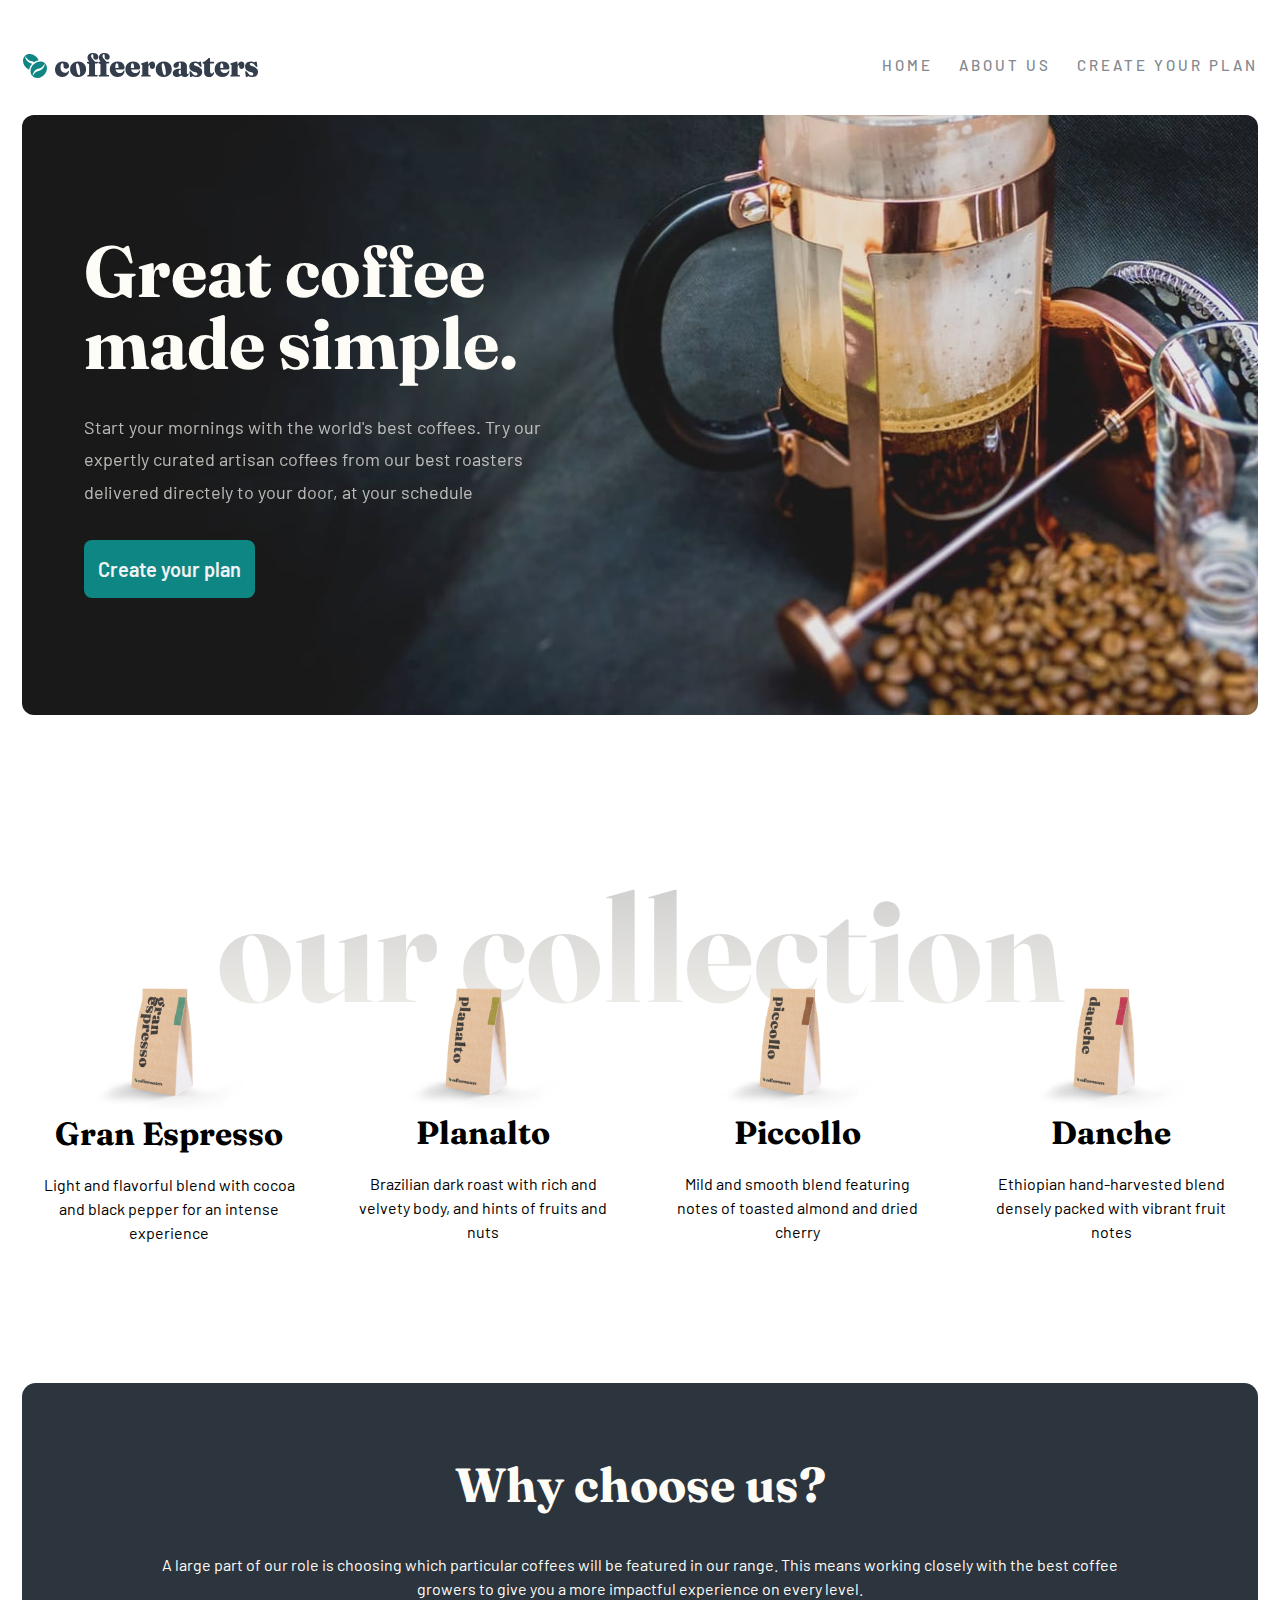
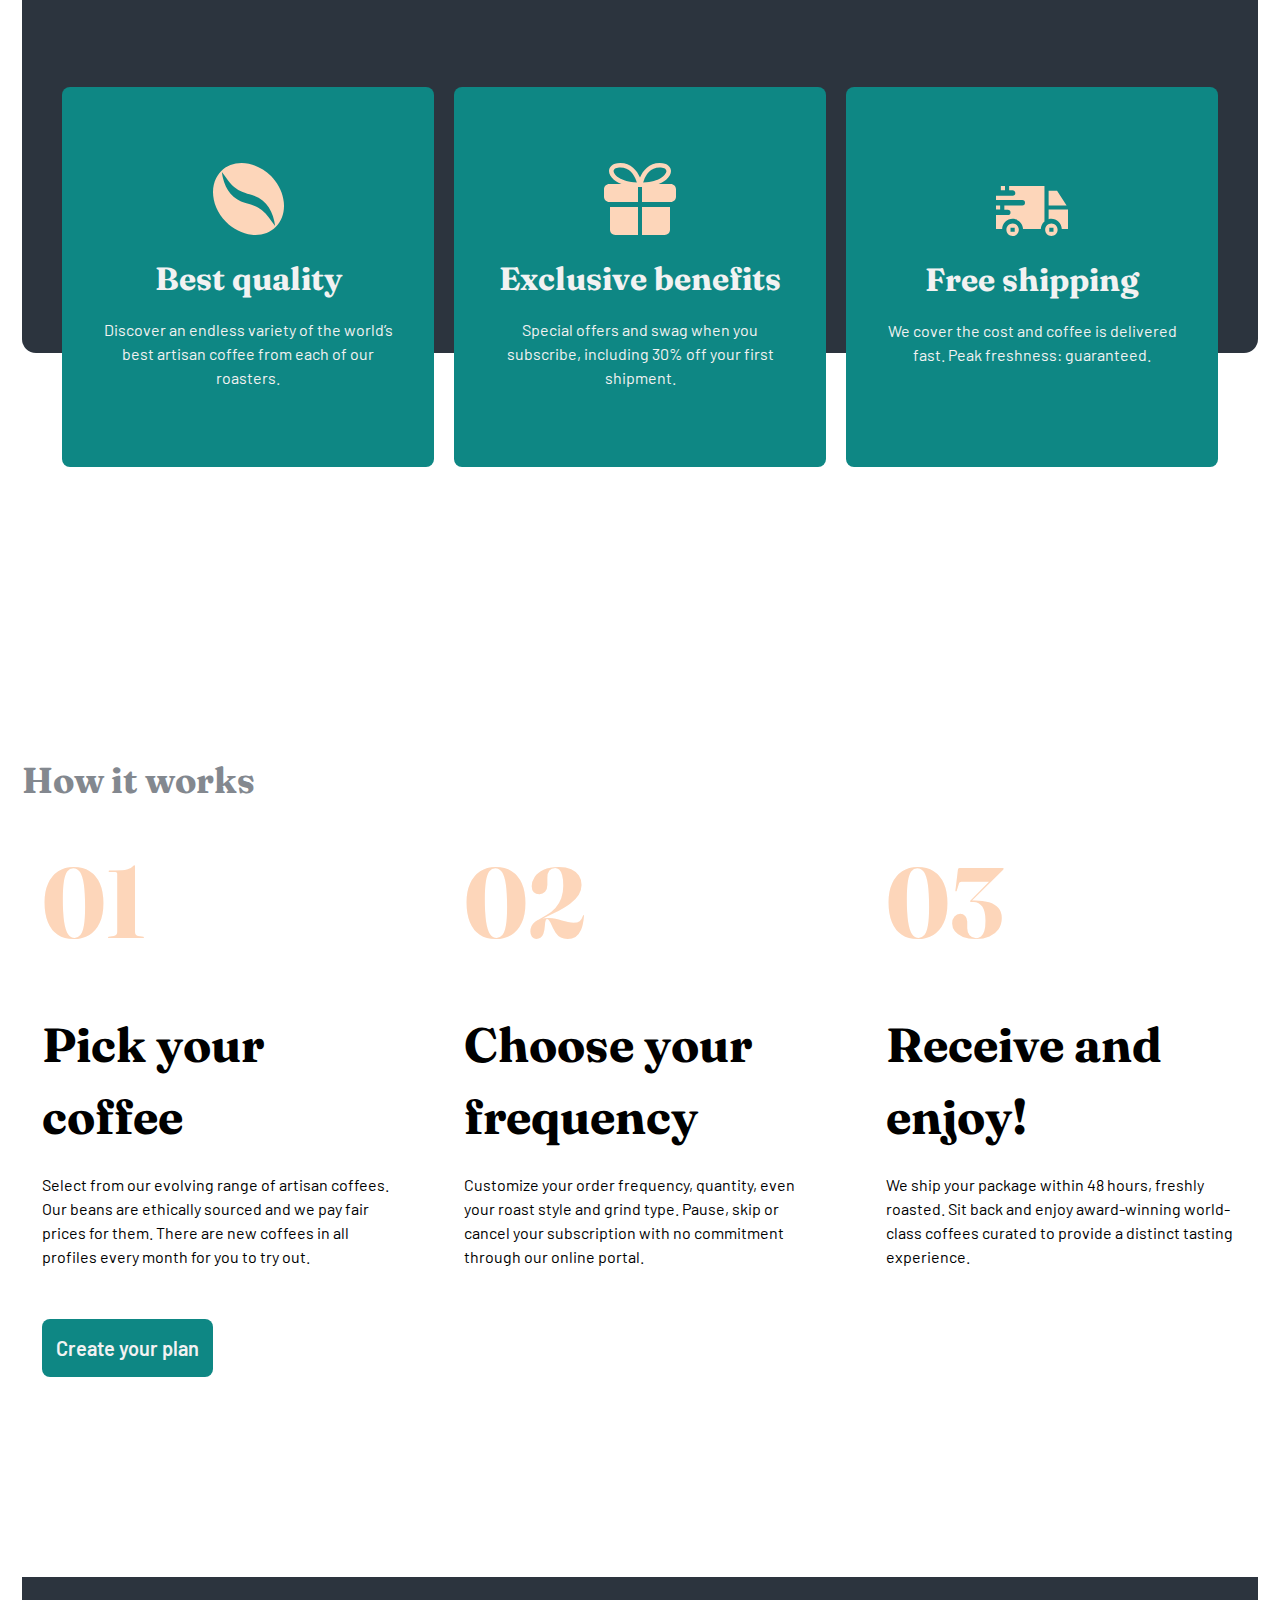
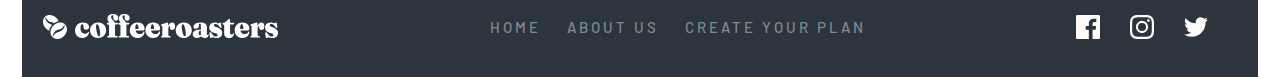
<file: index.html>
<!DOCTYPE html>
<html lang="en">
  <head>
    <meta charset="UTF-8" />
    <meta http-equiv="X-UA-Compatible" content="IE=edge" />
    <meta name="viewport" content="width=device-width, initial-scale=1.0" />
    <link rel="stylesheet" href="style.css" />
    <link rel="stylesheet" href="media-queries.css" />
    <title>coffeeroasters | Home</title>
  </head>
  <body>
    <div class="container">
      <div id="mobile-nav-menu" class="mobile-menu"></div>

      <header class="header">
        <img src="./assets/shared/desktop/logo.svg" alt="" />

        <nav class="main-navigation">
          <ul role="list">
            <li class="list-item">
              <a class="navigation-link" href="#">HOME</a>
            </li>
            <li class="list-item">
              <a class="navigation-link" href="about.html">ABOUT US</a>
            </li>
            <li class="list-item">
              <a class="navigation-link" href="plan.html">CREATE YOUR PLAN</a>
            </li>
          </ul>
        </nav>
        <div class="mobile-nav-links">
          <a class="mobile-link" href="#">Home</a>
          <a class="mobile-link" href="about.html">About Us</a>
          <a class="mobile-link" href="plan.html">Create Your Plan</a>
        </div>

        <div class="mobile-navigation">
          <img
            class="mobile-navigation-button hamburger-button"
            src="./assets/shared/mobile/icon-hamburger.svg"
            alt=""
          />
          <img
            class="mobile-navigation-button close-button"
            src="./assets/shared/mobile/icon-close.svg"
            alt=""
          />
        </div>
      </header>
      <section class="hero-section home-hero">
        <div class="hero-content">
          <div class="hero-heading">
            <h1 class="heading-primary">
              Great coffee <br />
              made simple.
            </h1>
          </div>

          <div class="hero-text">
            <p>
              Start your mornings with the world's best coffees. Try our
              expertly curated artisan coffees from our best roasters delivered
              directely to your door, at your schedule
            </p>
            <button class="create-btn">Create your plan</button>
          </div>
        </div>
      </section>
      <section class="collection-section">
        <h2 class="our-collection-heading">our collection</h2>

        <div class="grid grid-4-col">
          <div class="collection-col">
            <img
              class="collection-img"
              src="./assets/home/desktop/image-gran-espresso.png"
              alt=""
            />
            <div class="col">
              <h4 class="heading-quaternary">Gran Espresso</h4>
              <p class="col-text">
                Light and flavorful blend with cocoa and black pepper for an
                intense experience
              </p>
            </div>
          </div>
          <div class="collection-col">
            <img
              class="collection-img"
              src="./assets/home/desktop/image-planalto.png"
              alt=""
            />
            <div class="col">
              <h4 class="heading-quaternary">Planalto</h4>
              <p class="col-text">
                Brazilian dark roast with rich and velvety body, and hints of
                fruits and nuts
              </p>
            </div>
          </div>
          <div class="collection-col">
            <img
              class="collection-img"
              src="./assets/home/desktop/image-piccollo.png"
              alt=""
            />
            <div class="col">
              <h4 class="heading-quaternary">Piccollo</h4>
              <p class="col-text">
                Mild and smooth blend featuring notes of toasted almond and
                dried cherry
              </p>
            </div>
          </div>
          <div class="collection-col">
            <img
              class="collection-img"
              src="./assets/home/desktop/image-danche.png"
              alt=""
            />
            <div class="col">
              <h4 class="heading-quaternary">Danche</h4>
              <p class="col-text">
                Ethiopian hand-harvested blend densely packed with vibrant fruit
                notes
              </p>
            </div>
          </div>
        </div>
      </section>
      <section class="choose-us-section">
        <div class="choose-us">
          <div class="choose-us-content">
            <h1 class="heading-secondary">Why choose us?</h1>
            <p>
              A large part of our role is choosing which particular coffees will
              be featured in our range. This means working closely with the best
              coffee growers to give you a more impactful experience on every
              level.
            </p>
          </div>
          <div class="green-cols">
            <div class="choose-col">
              <div class="choose-img">
                <img
                  class="icon-box"
                  src="./assets/home/desktop/icon-coffee-bean.svg"
                />
              </div>
              <div class="choose-text">
                <h4 class="heading-quaternary mb-1">Best quality</h4>
                <p>
                  Discover an endless variety of the world’s best artisan coffee
                  from each of our roasters.
                </p>
              </div>
            </div>
            <div class="choose-col">
              <div class="choose-img">
                <img
                  class="icon-box"
                  src="./assets/home/desktop/icon-gift.svg"
                />
              </div>
              <div class="choose-text">
                <h4 class="heading-quaternary mb-1">Exclusive benefits</h4>
                <p>
                  Special offers and swag when you subscribe, including 30% off
                  your first shipment.
                </p>
              </div>
            </div>
            <div class="choose-col">
              <div class="choose-img">
                <img
                  class="icon-box"
                  src="./assets/home/desktop/icon-truck.svg"
                />
              </div>
              <div class="choose-text">
                <h4 class="heading-quaternary mb-1">Free shipping</h4>
                <p>
                  We cover the cost and coffee is delivered fast. Peak
                  freshness: guaranteed.
                </p>
              </div>
            </div>
          </div>
        </div>
      </section>
      <section class="how-it-works-section">
        <h3 class="heading-tertiary gray">How it works</h3>

        <div class="grid grid-3-col">
          <div class="number-col">
            <h2 class="numbers">01</h2>
            <h3 class="heading-secondary">Pick your coffee</h3>
            <p>
              Select from our evolving range of artisan coffees. Our beans are
              ethically sourced and we pay fair prices for them. There are new
              coffees in all profiles every month for you to try out.
            </p>
          </div>

          <div class="number-col">
            <h2 class="numbers">02</h2>
            <h3 class="heading-secondary">Choose your frequency</h3>
            <p>
              Customize your order frequency, quantity, even your roast style
              and grind type. Pause, skip or cancel your subscription with no
              commitment through our online portal.
            </p>
          </div>
          <div class="number-col">
            <h2 class="numbers">03</h2>
            <h3 class="heading-secondary">Receive and enjoy!</h3>
            <p>
              We ship your package within 48 hours, freshly roasted. Sit back
              and enjoy award-winning world-class coffees curated to provide a
              distinct tasting experience.
            </p>
          </div>
        </div>
        <button class="create-btn bottom-btn">Create your plan</button>
      </section>

      <footer class="footer">
        <img
          class="footer-logo"
          class="white"
          src="./assets//shared/desktop/logo.svg"
          alt=""
        />
        <nav class="nav-footer">
          <ul role="list" class="nav-list">
            <li class="list-item">
              <a class="navigation-link" href="#">HOME</a>
            </li>
            <li class="list-item">
              <a class="navigation-link" href="about.html">ABOUT US</a>
            </li>
            <li class="list-item">
              <a class="navigation-link" href="plan.html">CREATE YOUR PLAN</a>
            </li>
          </ul>
        </nav>

        <div class="row">
          <img
            class="social-media-image"
            src="./assets/shared/desktop/icon-facebook.svg"
            alt=""
          />
          <img
            class="social-media-image"
            src="./assets/shared/desktop/icon-instagram.svg"
            alt=""
          />
          <img
            class="social-media-image"
            src="./assets/shared/desktop/icon-twitter.svg"
            alt=""
          />
        </div>
      </footer>
    </div>

    <script src="script.js"></script>
  </body>
</html>
</file>
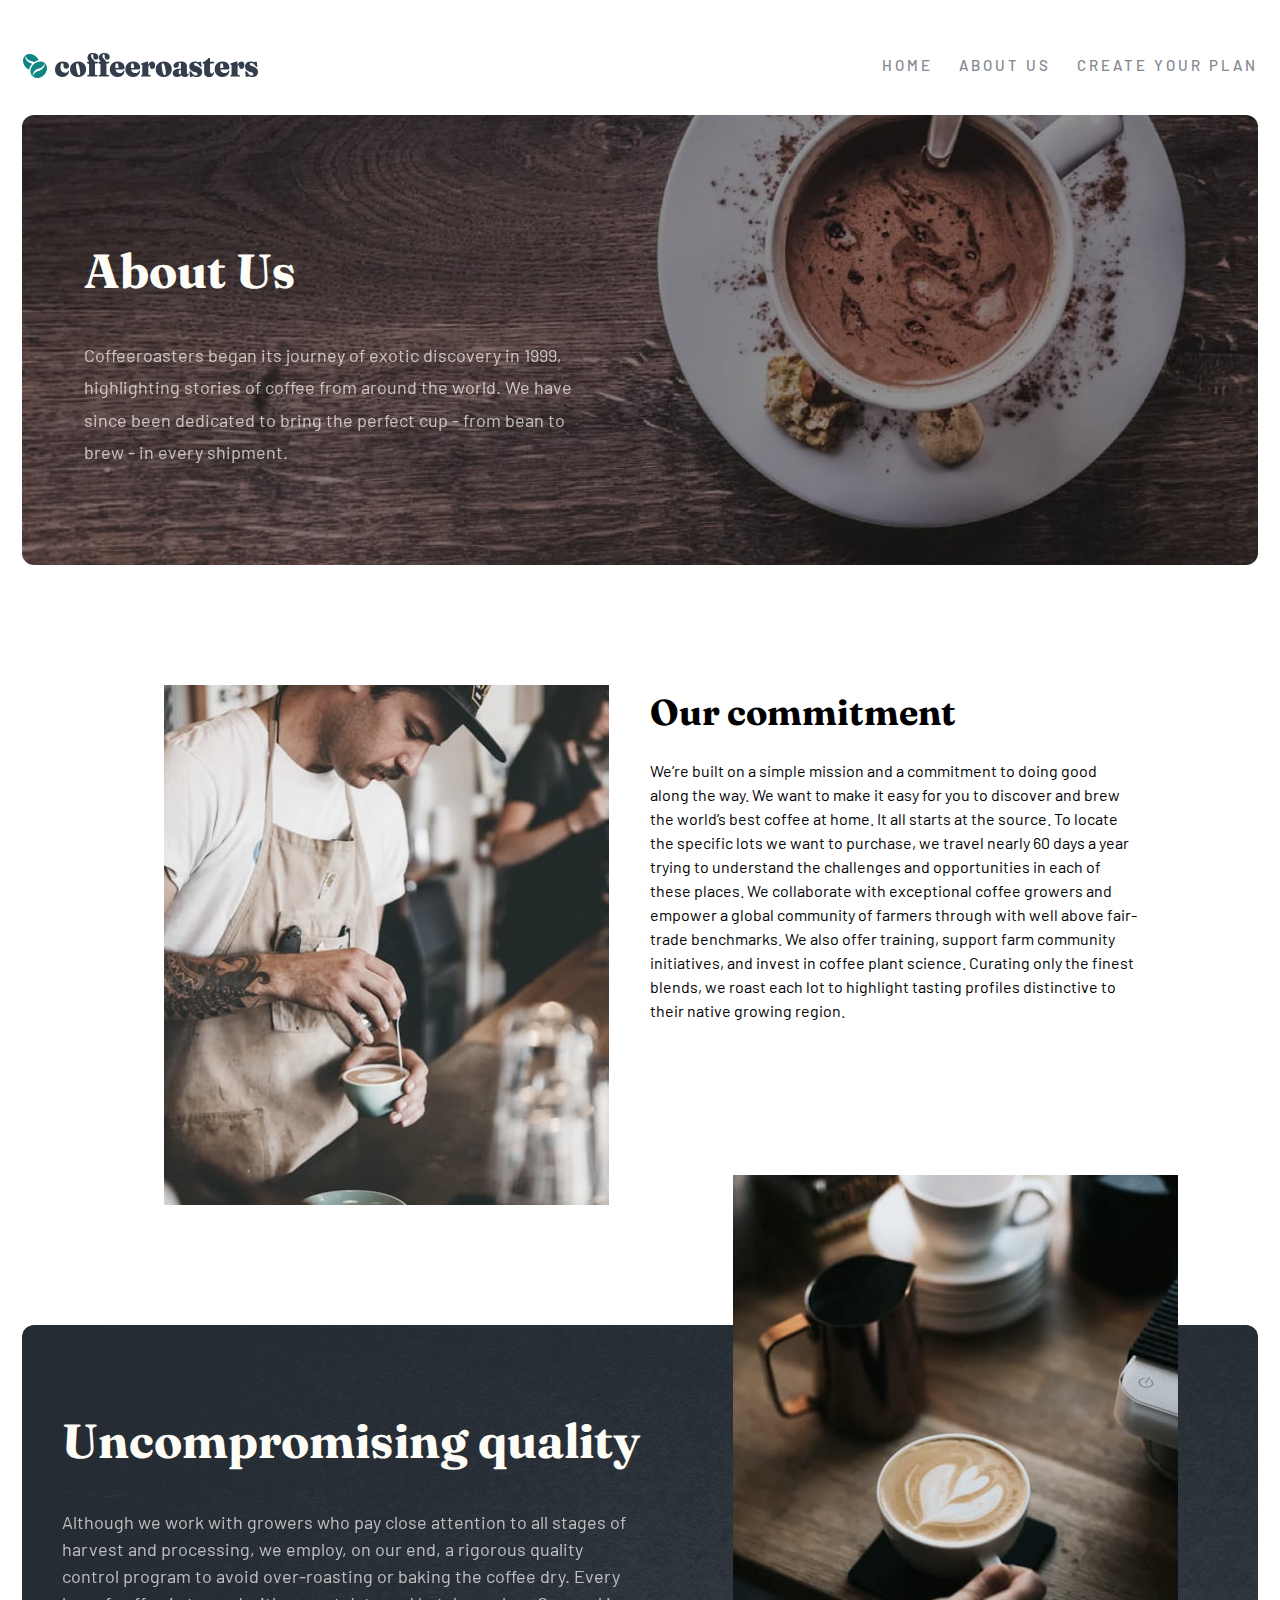
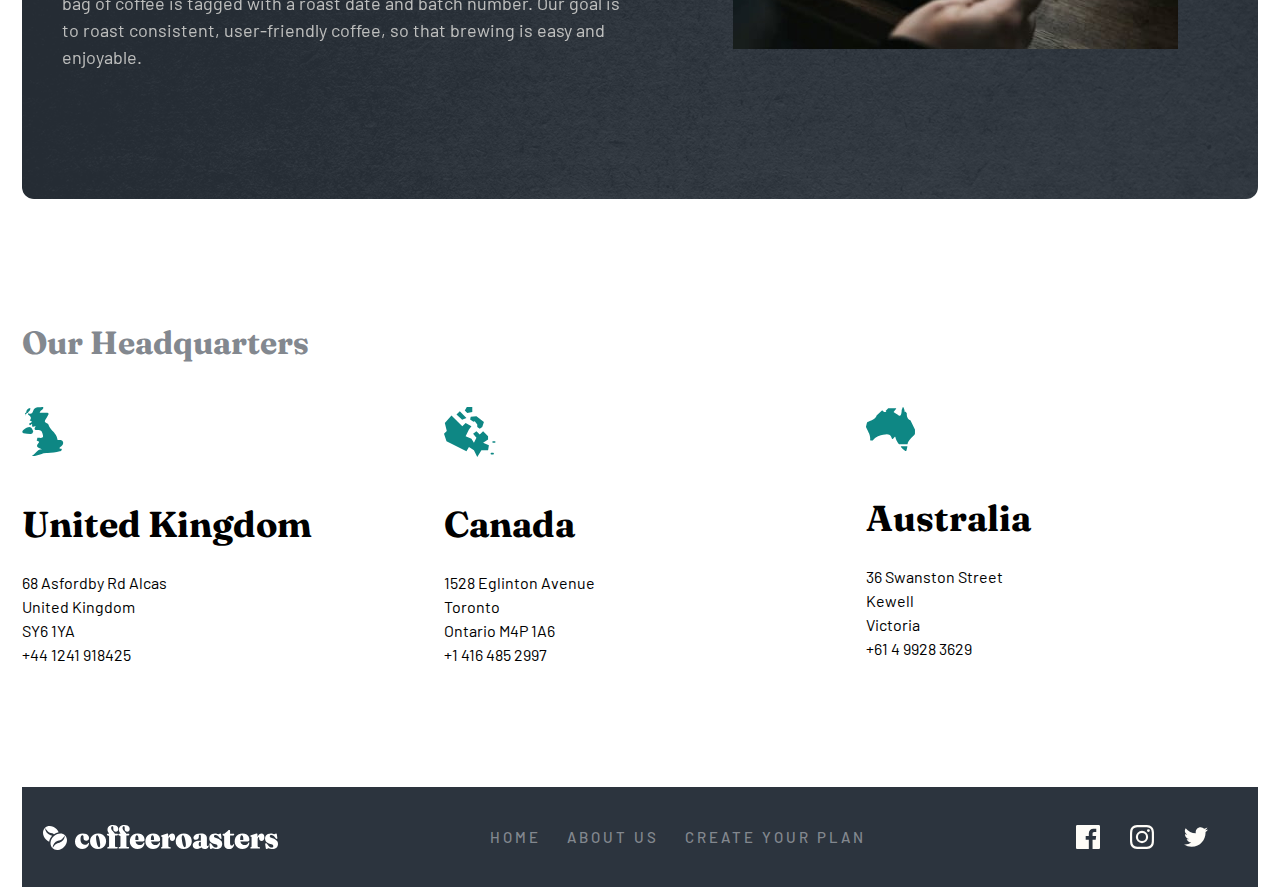
<file: about.html>
<!DOCTYPE html>
<html lang="en">
  <head>
    <meta charset="UTF-8" />
    <meta http-equiv="X-UA-Compatible" content="IE=edge" />
    <meta name="viewport" content="width=device-width, initial-scale=1.0" />
    <title>coffeeroasters | About Us</title>
    <link rel="stylesheet" href="style.css" />
    <link rel="stylesheet" href="media-queries.css" />
  </head>
  <body>
    <div class="container">
      <div id="mobile-nav-menu" class="mobile-menu"></div>

      <header class="header">
        <img src="./assets/shared/desktop/logo.svg" alt="" />

        <nav class="main-navigation">
          <ul role="list">
            <li class="list-item">
              <a class="navigation-link" href="#">HOME</a>
            </li>
            <li class="list-item">
              <a class="navigation-link" href="about.html">ABOUT US</a>
            </li>
            <li class="list-item">
              <a class="navigation-link" href="plan.html">CREATE YOUR PLAN</a>
            </li>
          </ul>
        </nav>
        <div class="mobile-nav-links">
          <a class="mobile-link" href="index.html">Home</a>
          <a class="mobile-link" href="#">About Us</a>
          <a class="mobile-link" href="plan.html">Create Your Plan</a>
        </div>

        <div class="mobile-navigation">
          <img
            class="mobile-navigation-button hamburger-button"
            src="./assets/shared/mobile/icon-hamburger.svg"
            alt=""
          />
          <img
            class="mobile-navigation-button close-button"
            src="./assets/shared/mobile/icon-close.svg"
            alt=""
          />
        </div>
      </header>
      <section class="hero-section about-hero">
        <div class="hero-content">
          <div class="hero-heading">
            <h2 class="heading-secondary">About Us</h2>
          </div>

          <div class="hero-text">
            <p>
              Coffeeroasters began its journey of exotic discovery in 1999,
              highlighting stories of coffee from around the world. We have
              since been dedicated to bring the perfect cup - from bean to brew
              - in every shipment.
            </p>
          </div>
        </div>
      </section>
      <section class="our-commitment-section">
        <div class="grid grid-2-col">
          <div class="center">
            <img
              class="commitment-image-desktop"
              src="./assets/about/desktop/image-commitment.jpg"
              alt=""
            />
            <img
              class="commitment-image-tablet"
              src="./assets/about/tablet/image-commitment.jpg"
              alt=""
            />
            <img
              class="commitment-image-mobile"
              src="./assets/about/mobile/image-commitment.jpg"
              alt=""
            />
          </div>
          <div class="center">
            <h3 class="heading-tertiary">Our commitment</h3>

            <p class="commitment-text">
              We’re built on a simple mission and a commitment to doing good
              along the way. We want to make it easy for you to discover and
              brew the world’s best coffee at home. It all starts at the source.
              To locate the specific lots we want to purchase, we travel nearly
              60 days a year trying to understand the challenges and
              opportunities in each of these places. We collaborate with
              exceptional coffee growers and empower a global community of
              farmers through with well above fair-trade benchmarks. We also
              offer training, support farm community initiatives, and invest in
              coffee plant science. Curating only the finest blends, we roast
              each lot to highlight tasting profiles distinctive to their native
              growing region.
            </p>
          </div>
        </div>
      </section>
      <section class="quality-section">
        <div class="quality-banner">
          <div class="grid grid-70-30">
            <div class="responsive-quaility-images">
              <img
                class="quality-img-tablet"
                src="./assets/about/tablet/image-quality.jpg"
                alt=""
              />

              <img
                class="quality-img-mobile"
                src="./assets/about/mobile/image-quality.jpg"
                alt=""
              />
            </div>

            <div class="quality-text-container p4 center">
              <h2 class="heading-secondary">Uncompromising quality</h2>
              <p class="quality-text">
                Although we work with growers who pay close attention to all
                stages of harvest and processing, we employ, on our end, a
                rigorous quality control program to avoid over-roasting or
                baking the coffee dry. Every bag of coffee is tagged with a
                roast date and batch number. Our goal is to roast consistent,
                user-friendly coffee, so that brewing is easy and enjoyable.
              </p>
            </div>
            <div class="quality-img-container p4">
              <img
                class="quality-img"
                src="./assets/about/desktop/image-quality.jpg"
                alt=""
              />
            </div>
          </div>
        </div>
      </section>
      <section class="headquarters-section">
        <h4 class="heading-quaternary gray mb-4">Our Headquarters</h4>
        <div class="grid grid-3-col">
          <div class="country-col">
            <img
              class="country-img mb-4"
              src="./assets/about/desktop/illustration-uk.svg"
              alt=""
            />
            <h3 class="heading-tertiary">United Kingdom</h3>
            <p>68 Asfordby Rd Alcas</p>
            <p>United Kingdom</p>
            <p>SY6 1YA</p>
            <p>+44 1241 918425</p>
          </div>
          <div class="country-col">
            <img
              class="country-img mb-4"
              src="./assets/about/desktop/illustration-canada.svg"
              alt=""
            />
            <h3 class="heading-tertiary">Canada</h3>
            <p>1528 Eglinton Avenue</p>
            <p>Toronto</p>
            <p>Ontario M4P 1A6</p>
            <p>+1 416 485 2997</p>
          </div>
          <div class="country-col">
            <img
              class="country-img mb-4"
              src="./assets/about/desktop/illustration-australia.svg"
              alt=""
            />
            <h3 class="heading-tertiary">Australia</h3>
            <p>36 Swanston Street</p>
            <p>Kewell</p>
            <p>Victoria</p>
            <p>+61 4 9928 3629</p>
          </div>
        </div>
      </section>

      <footer class="footer">
        <img
          class="footer-logo"
          class="white"
          src="./assets//shared/desktop/logo.svg"
          alt=""
        />
        <nav class="nav-footer">
          <ul role="list" class="nav-list">
            <li class="list-item">
              <a class="navigation-link" href="#">HOME</a>
            </li>
            <li class="list-item">
              <a class="navigation-link" href="about.html">ABOUT US</a>
            </li>
            <li class="list-item">
              <a class="navigation-link" href="plan.html">CREATE YOUR PLAN</a>
            </li>
          </ul>
        </nav>

        <div class="row">
          <img
            class="social-media-image"
            src="./assets/shared/desktop/icon-facebook.svg"
            alt=""
          />
          <img
            class="social-media-image"
            src="./assets/shared/desktop/icon-instagram.svg"
            alt=""
          />
          <img
            class="social-media-image"
            src="./assets/shared/desktop/icon-twitter.svg"
            alt=""
          />
        </div>
      </footer>
    </div>
    <script src="script.js"></script>
  </body>
</html>
</file>
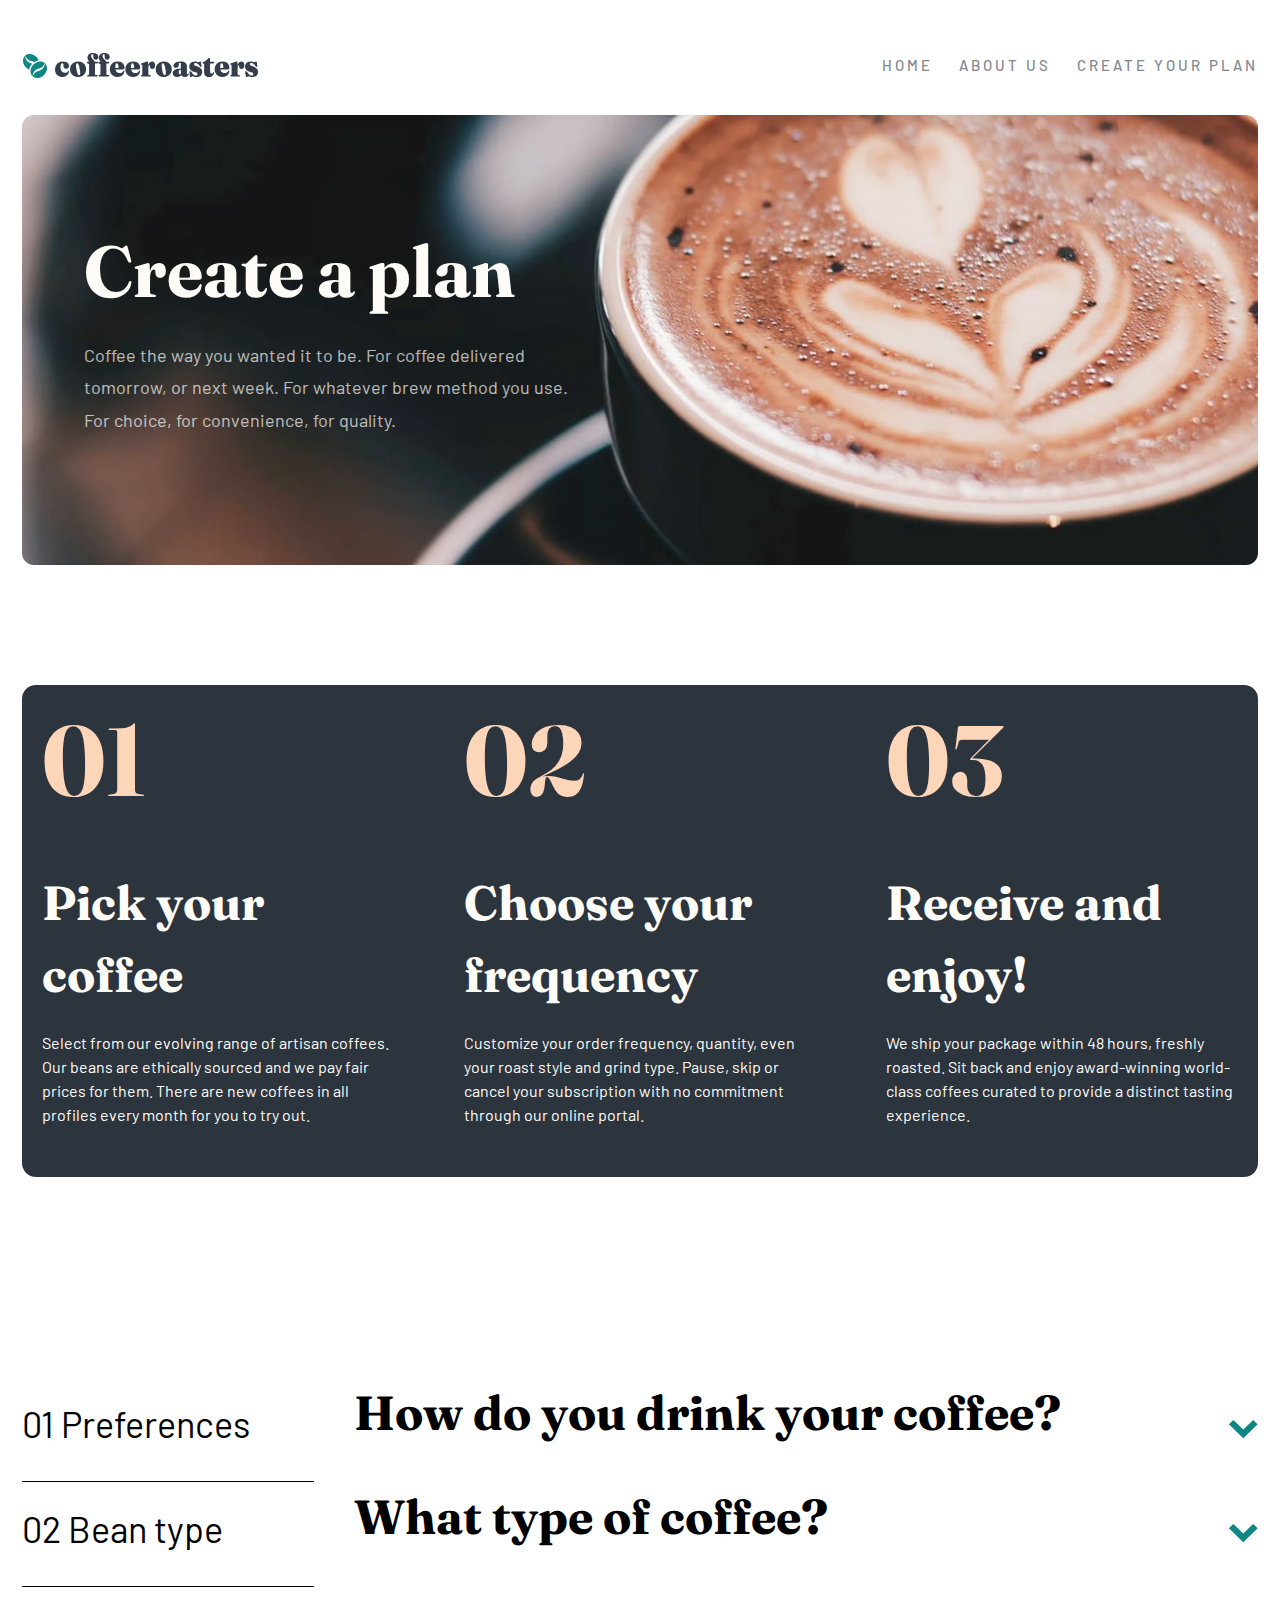
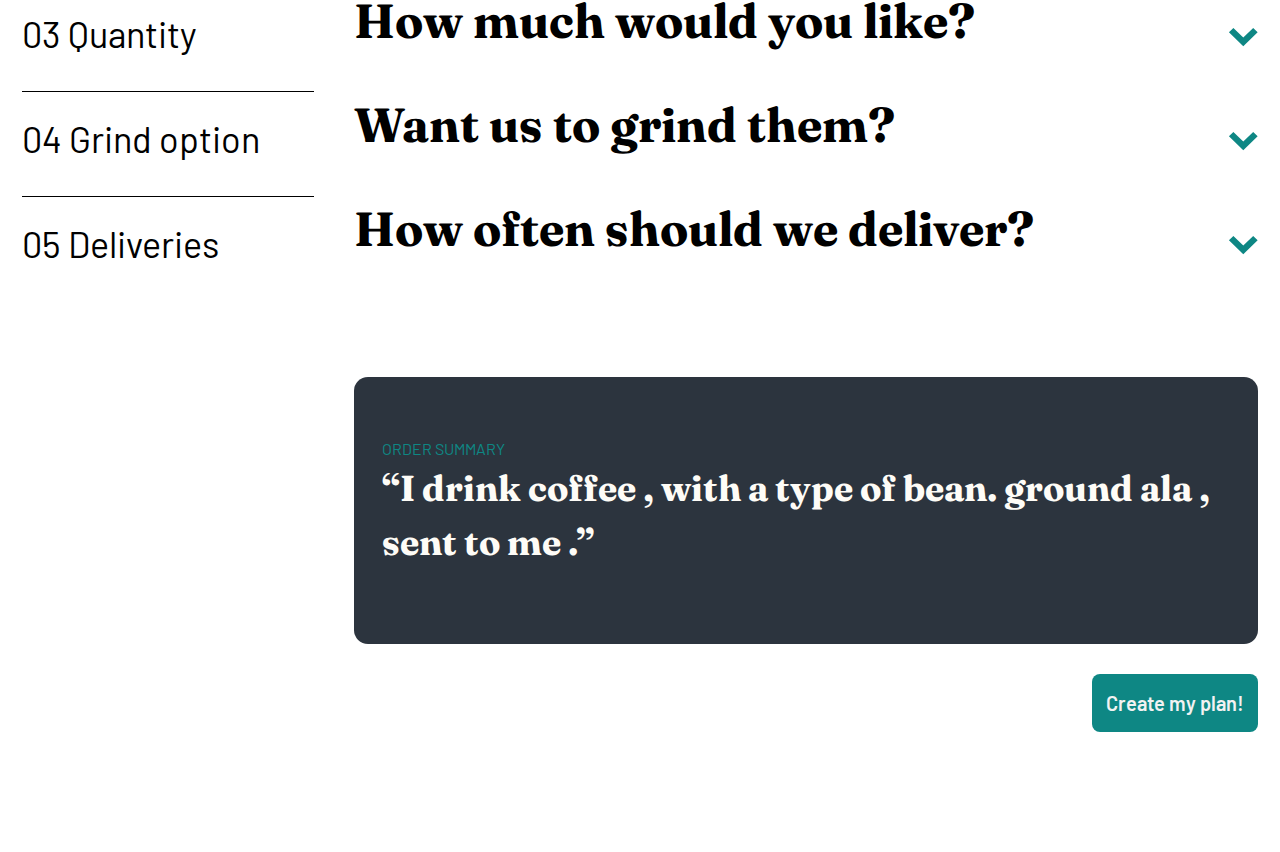
<file: plan.html>
<!DOCTYPE html>
<html lang="en">
  <head>
    <meta charset="UTF-8" />
    <meta http-equiv="X-UA-Compatible" content="IE=edge" />
    <meta name="viewport" content="width=device-width, initial-scale=1.0" />
    <title>coffeeroasters | Create Plan</title>
    <link rel="stylesheet" href="style.css" />
    <link rel="stylesheet" href="media-queries.css" />
  </head>
  <body>
    <div class="container">
      <div class="summary-menu">
        <h3 class="summary-menu-heading bg-blue">Order Summary</h3>
        <div class="summary-menu-container">
          <h4 id="order-popup" class="heading-tertiary bold">
            “I drink coffee <span class="summary-order dark-cyan"></span>, with
            a <span class="summary-order dark-cyan"></span> type of bean.
            <span class="summary-order dark-cyan"></span> ground ala
            <span class="summary-order dark-cyan"></span>, sent to me
            <span class="summary-order dark-cyan"></span>.”
          </h4>
          <p>
            Is this correct? You can proceed to check or go back if something is
            off. Subcription discount codes can also be redeemed at the
            checkout.
          </p>
          <button id="price-btn" class="create-btn">
            Checkout - $0 / Month
          </button>
        </div>
      </div>
      <header class="header">
        <img src="./assets/shared/desktop/logo.svg" alt="" />

        <nav class="main-navigation">
          <ul role="list">
            <li class="list-item">
              <a class="navigation-link" href="#">HOME</a>
            </li>
            <li class="list-item">
              <a class="navigation-link" href="about.html">ABOUT US</a>
            </li>
            <li class="list-item">
              <a class="navigation-link" href="plan.html">CREATE YOUR PLAN</a>
            </li>
          </ul>
        </nav>

        <div class="mobile-navigation">
          <img
            class="mobile-navigation-button hamburger-button"
            src="./assets/shared/mobile/icon-hamburger.svg"
            alt=""
          />
          <img
            class="mobile-navigation-button close-button"
            src="./assets/shared/mobile/icon-close.svg"
            alt=""
          />
        </div>
      </header>
      <section class="hero-section plan-hero">
        <div class="hero-content">
          <div class="hero-heading">
            <h1 class="heading-primary">Create a plan</h1>
          </div>

          <div class="hero-text">
            <p>
              Coffee the way you wanted it to be. For coffee delivered tomorrow,
              or next week. For whatever brew method you use. For choice, for
              convenience, for quality.
            </p>
          </div>
        </div>
      </section>

      <section class="how-it-works-section bg-blue">
        <div class="grid grid-3-col">
          <div class="number-col">
            <h2 class="numbers">01</h2>
            <h3 class="heading-secondary">Pick your coffee</h3>
            <p>
              Select from our evolving range of artisan coffees. Our beans are
              ethically sourced and we pay fair prices for them. There are new
              coffees in all profiles every month for you to try out.
            </p>
          </div>

          <div class="number-col">
            <h2 class="numbers">02</h2>
            <h3 class="heading-secondary">Choose your frequency</h3>
            <p>
              Customize your order frequency, quantity, even your roast style
              and grind type. Pause, skip or cancel your subscription with no
              commitment through our online portal.
            </p>
          </div>
          <div class="number-col">
            <h2 class="numbers">03</h2>
            <h3 class="heading-secondary">Receive and enjoy!</h3>
            <p>
              We ship your package within 48 hours, freshly roasted. Sit back
              and enjoy award-winning world-class coffees curated to provide a
              distinct tasting experience.
            </p>
          </div>
        </div>
      </section>
      <section>
        <div class="grid grid-25-75">
          <div class="fixed">
            <ul role="list" class="list-type bold">
              <li class="border-b li-p heading-tertiary">
                <span>01</span> Preferences
              </li>
              <li class="border-b li-p heading-tertiary">
                <span>02</span> Bean type
              </li>
              <li class="border-b li-p heading-tertiary">
                <span>03</span> Quantity
              </li>
              <li class="border-b li-p heading-tertiary">
                <span>04</span> Grind option
              </li>
              <li class="li-p heading-tertiary"><span>05</span> Deliveries</li>
            </ul>
          </div>
          <div class="expanding">
            <div class="expanding-row">
              <div class="clickable-row row">
                <h2 class="heading-secondary">How do you drink your coffee?</h2>
                <img
                  class="row-arrow"
                  src="./assets/plan/desktop/icon-arrow.svg"
                  alt=""
                />
              </div>

              <div class="grid grid-3-col expanding-section selection-hidden">
                <div class="square">
                  <h3 class="heading-tertiary">Capsule</h3>
                  <p>Compatible with Nespresso systems and similar brewers</p>
                </div>
                <div class="square">
                  <h3 class="heading-tertiary">Filter</h3>
                  <p>
                    For pour over or drip methods like Aeropress, Chemex, and
                    V60
                  </p>
                </div>
                <div class="square">
                  <h3 class="heading-tertiary">Espresso</h3>
                  <p>
                    Dense and finely ground beans for an intense flavorful
                    experience
                  </p>
                </div>
              </div>
            </div>
            <div class="expanding-row">
              <div class="clickable-row row">
                <h2 class="heading-secondary">What type of coffee?</h2>
                <img
                  class="row-arrow"
                  src="./assets/plan/desktop/icon-arrow.svg"
                  alt=""
                />
              </div>
              <div class="grid grid-3-col expanding-section selection-hidden">
                <div class="square">
                  <h3 class="heading-tertiary">Single Origin</h3>
                  <p>
                    Distinct, high quality coffee from a specific family-owned
                    farm
                  </p>
                </div>
                <div class="square">
                  <h3 class="heading-tertiary">Decaf</h3>
                  <p>
                    Just like regular coffee except the caffeine has been
                    removed
                  </p>
                </div>
                <div class="square">
                  <h3 class="heading-tertiary">Blended</h3>
                  <p>
                    Combination of two or three dark roasted beans of organic
                    coffees
                  </p>
                </div>
              </div>
            </div>

            <div class="expanding-row">
              <div class="clickable-row row">
                <h2 class="heading-secondary">How much would you like?</h2>
                <img
                  class="row-arrow"
                  src="./assets/plan/desktop/icon-arrow.svg"
                  alt=""
                />
              </div>
              <div class="grid grid-3-col expanding-section selection-hidden">
                <div class="square">
                  <h3 class="heading-tertiary">250g</h3>
                  <p>
                    Perfect for the solo drinker. Yields about 12 delicious
                    cups.
                  </p>
                </div>
                <div class="square">
                  <h3 class="heading-tertiary">500g</h3>
                  <p>
                    Perfect option for a couple yields about 40 delectable cups.
                  </p>
                </div>
                <div class="square">
                  <h3 class="heading-tertiary">1000g</h3>
                  <p>
                    Perfect for offices and events. Yields about 90 delightful
                    cups.
                  </p>
                </div>
              </div>
            </div>

            <div class="expanding-row">
              <div class="clickable-row row">
                <h2 class="heading-secondary">Want us to grind them?</h2>
                <img
                  class="row-arrow"
                  src="./assets/plan/desktop/icon-arrow.svg"
                  alt=""
                />
              </div>
              <div class="grid grid-3-col expanding-section selection-hidden">
                <div class="square">
                  <h3 class="heading-tertiary">Wholebean</h3>
                  <p>Best choice if you cherish the full sensory experience</p>
                </div>
                <div class="square">
                  <h3 class="heading-tertiary">Filter</h3>
                  <p>
                    For drip or pour-over coffee methods such as V60 or
                    Aeropress
                  </p>
                </div>
                <div class="square">
                  <h3 class="heading-tertiary">Cafetiére</h3>
                  <p>
                    Course ground beans specially suited for french press coffee
                  </p>
                </div>
              </div>
            </div>

            <div class="expanding-row">
              <div class="clickable-row row">
                <h2 class="heading-secondary">How often should we deliver?</h2>
                <img
                  class="row-arrow"
                  src="./assets/plan/desktop/icon-arrow.svg"
                  alt=""
                />
              </div>
              <div class="grid grid-3-col expanding-section selection-hidden">
                <div class="square">
                  <h3 class="heading-tertiary">Every week</h3>
                  <p>
                    $14.00 per shipment. Includes free first-class shipping.
                  </p>
                </div>
                <div class="square">
                  <h3 class="heading-tertiary">Every 2 weeks</h3>
                  <p>$17.25 per shipment. Includes free priority shipping.</p>
                </div>
                <div class="square">
                  <h3 class="heading-tertiary">Every month</h3>
                  <p>$22.50 per shipment. Includes free priority shipping.</p>
                </div>
              </div>
            </div>
            <div class="order-summary mb-3 bg-blue">
              <p class="order-summary-heading mb-2 dark-cyan">ORDER SUMMARY</p>
              <h4
                id="order-summary-message"
                class="heading-tertiary bold white"
              >
                “I drink coffee <span class="order dark-cyan"></span>, with a
                <span class="order dark-cyan"></span> type of bean.
                <span class="order dark-cyan"></span> ground ala
                <span class="order dark-cyan"></span>, sent to me
                <span class="order dark-cyan"></span>.”
              </h4>
            </div>
            <div class="flex flex-end">
              <button id="order-popup-btn" class="create-btn order-btn">
                Create my plan!
              </button>
            </div>
          </div>
        </div>
      </section>
    </div>
    <script src="script.js"></script>
  </body>
</html>
</file>
<file: style.css>
@import url('https://fonts.googleapis.com/css2?family=Barlow:ital,wght@0,200;0,300;0,400;0,500;0,600;1,700&family=Fraunces:wght@100;200;300;400;500;600;700;900&display=swap');

/* https://piccalil.li/blog/a-modern-css-reset/ */
/* Box sizing rules */
*,
*::before,
*::after {
  box-sizing: border-box;
}

/* Remove default margin */
body,
h1,
h2,
h3,
h4,
p,
figure,
blockquote,
ul,
dl,
dd {
  margin: 0;
  padding: 0;
}

/* Remove list styles on ul, ol elements with a list role, which suggests default styling will be removed */
ul[role='list'],
ol[role='list'] {
  list-style: none;
}

/* Set core root defaults */
html:focus-within {
  scroll-behavior: smooth;
}

html {
  font-size: 62.5%;
}

/* Set core body defaults */
body {
  min-height: 100vh;
  text-rendering: optimizeSpeed;
  font-size: 1.6rem;
  line-height: 1.5;

  font-family: 'Barlow', sans-serif;
}

.container {
  margin: 0 auto;
  margin-top: 1.5rem;
  padding-inline: 2.2rem;
  max-width: 1280px;
}

/* A elements that don't have a class get default styles */
a:not([class]) {
  text-decoration-skip-ink: auto;
}

a {
  text-decoration: none;
}

/* Make images easier to work with */
img,
picture {
  max-width: 100%;
  display: block;
}

/* Inherit fonts for inputs and buttons */
a,
input,
button,
textarea,
select {
  font: inherit;
}

/* Remove all animations, transitions and smooth scroll for people that prefer not to see them */
@media (prefers-reduced-motion: reduce) {
  html:focus-within {
    scroll-behavior: auto;
  }

  *,
  *::before,
  *::after {
    animation-duration: 0.01ms !important;
    animation-iteration-count: 1 !important;
    transition-duration: 0.01ms !important;
    scroll-behavior: auto !important;
  }
}

h1,
h2,
h3,
h4 {
  font-family: 'Fraunces', serif;
}

:root {
  --dark-cyan: #0e8784;
  --dark-gray-blue: #333d4b;
  --background-blue: #2c343e;
  --pale-orange: #fdd6ba;
  --light-cream: rgb(254, 252, 247);
  --gray: rgb(131, 136, 143);
}

section {
  margin-bottom: 12rem;
}

/****************** HIDDEN ELEMENTS  *****************/
/* HIDDEN ELEMENTS */
.mobile-navigation {
  display: none;
}

.quality-img-tablet {
  display: none;
}

.quality-img-mobile {
  display: none;
}

.commitment-image-tablet {
  display: none;
}

.commitment-image-mobile {
  display: none;
}

.responsive-quaility-images {
  display: none;
}

/******************* TYPGOGRAPHY  ******************/

h1,
h2 {
  margin-bottom: 3.2rem;
}

h3 {
  margin-bottom: 2rem;
}

h4 {
  margin-bottom: 1.5rem;
}

.white {
  color: var(--light-cream);
}

.gray {
  color: var(--gray);
}

.dark-cyan {
  color: var(--dark-cyan);
}

.heading-primary {
  font-size: 7.2rem;
  line-height: 1;
}

.heading-secondary {
  font-size: 4.8rem;
}

.heading-tertiary {
  font-size: 3.6rem;
}

.heading-quaternary {
  font-size: 3.2rem;
}

/*********************** GRID  *************************/

.grid {
  display: grid;
}

.grid-2-col {
  grid-template-columns: repeat(2, 1fr);
  grid-gap: 2rem;
}

.grid-3-col {
  grid-template-columns: repeat(3, 1fr);
  grid-gap: 3rem;
}

.grid-4-col {
  grid-template-columns: repeat(4, 1fr);
  grid-gap: 2rem;
}

.grid-70-30 {
  grid-template-columns: 60fr 30fr;
  grid-gap: 3rem;
}

.grid-25-75 {
  grid-template-columns: 25fr 75fr;
  grid-gap: 3rem;
}

.quarter {
  grid-template-columns: 25% 75%;
}

.mb-4 {
  margin-bottom: 4rem;
}

/********************* NAVIGATION  *********************/

.header {
  position: relative;
}

.header,
.footer {
  display: flex;
  justify-content: space-between;
  align-items: center;
  height: 10rem;
}

.navigation-link {
  color: var(--gray);
  font-weight: 500;
}

.header .navigation-link:hover,
.header .navigation-link:active {
  color: var(--dark-gray-blue);
}

.list-item {
  display: inline;
  margin-right: 2rem;
  font-size: 1.5rem;
  letter-spacing: 3px;
}

.list-item:last-child {
  margin: 0;
}

.mobile-navigation-button {
  height: 100%;
  cursor: pointer;
}

.mobile-navigation-button:last-of-type {
  display: none;
}

.mobile-link {
  font-family: 'Fraunces', serif;
  font-size: 3rem;
  font-weight: 700;
  color: var(--dark-gray-blue);
  margin-bottom: 2rem;
}

.mobile-menu {
  display: none;

  position: absolute;
  background: linear-gradient(
    180deg,
    rgba(254, 252, 247, 0.504981) 0%,
    #fefcf7 55.94%
  );
  transform: matrix(1, 0, 0, -1, 0, 0);

  top: 15%;

  bottom: 0;
  right: 0;
  left: 0;
}

.mobile-nav-links {
  display: none;
  position: absolute;
  flex-direction: column;
  text-align: center;
  bottom: -180%;
  left: 0;
  right: 0;
}

/********************* HERO  *********************/

.hero-section {
  background-size: 100% 100%;
  background-repeat: no-repeat;
  border-radius: 12px;
  color: var(--light-cream);
  width: 100%;
}

.home-hero {
  background-image: url('./assets/home/desktop/image-hero-coffeepress.jpg');
  height: 60rem;
}

.about-hero {
  background-image: url('./assets/about/desktop/image-hero-whitecup.jpg');
}

.plan-hero {
  background-image: url('./assets/plan/desktop/image-hero-blackcup.jpg');
}

.about-hero,
.plan-hero {
  height: 45rem;
}

.hero-content {
  display: flex;
  flex-direction: column;
  padding: 12rem 6.2rem;
}

.hero-text {
  width: 45%;
}

.hero-text p {
  margin-bottom: 3.2rem;
  font-size: 1.8rem;
  line-height: 1.8;
  color: var(--light-cream);
  opacity: 0.7;
}

.create-btn {
  background-color: var(--dark-cyan);
  color: #f2f2f2;
  font-size: 2rem;
  padding: 1.4rem;
  border: none;
  border-radius: 8px;
  font-family: inherit;
  font-weight: 600;
  cursor: pointer;
}

/***************** OUR COLLECTION  *****************/

.our-collection-heading {
  font-size: 15rem;
  text-transform: lowercase;
  text-align: center;
  background: linear-gradient(#c5c5c5, #fefcf7 110%);
  background-clip: text;
  -webkit-background-clip: text;
  -webkit-text-fill-color: transparent;
  z-index: -5;
  margin-bottom: -9rem;
}

.collection-col {
  display: flex;
  flex-direction: column;
  align-items: center;
  text-align: center;
  padding: 1.8rem;
}

.collection-img {
  width: 60%;
}

/************** WHY CHOOSE US  *************/

.choose-us-section {
  margin-bottom: 40rem;
}

.choose-us {
  background-color: var(--background-blue);

  height: 57rem;
  color: #f2f2f2;
  position: relative;
  margin-bottom: 18rem;
  border-radius: 14px;
  width: 100%;
}

.choose-us-content {
  color: var(--light-cream);
  text-align: center;
  height: 50%;
  padding-inline: 14rem;
  display: flex;
  flex-direction: column;
  justify-content: center;
  align-items: center;
}

.choose-col {
  width: 38rem;
  padding: 4rem;
  height: 38rem;
  background-color: var(--dark-cyan);
  display: flex;
  flex-direction: column;
  align-items: center;
  justify-content: center;
  text-align: center;
  border-radius: 8px;
  margin-right: 2rem;
}

.choose-col:last-of-type {
  margin-right: 0;
}

.green-cols {
  width: 100%;
  padding-inline: 4rem;
  display: flex;
  justify-content: center;
  align-items: center;
  position: absolute;
  bottom: -20%;
}

.icon-box {
  margin-bottom: 2rem;
}

/************** HOW IT WORKS  *************/

.how-it-works-section {
  margin-bottom: 20rem;
}

.numbers {
  color: #fdd6ba;
  font-size: 10rem;
}

.number-col {
  padding: 0 2rem;
  padding-bottom: 5rem;
}

.bottom-btn {
  margin-left: 2rem;
}

/***************** FOOTER  *****************/

.footer {
  background-color: var(--background-blue);
  height: 10rem;
  color: #f2f2f2;
  padding-right: 2rem;
  padding-left: 2rem;
}

.footer-logo {
  filter: brightness(0) invert(1);
}

.footer .nav-list {
  padding: 0;
}

.social-media-image {
  margin-right: 3rem;
  cursor: pointer;
}

.row {
  display: flex;
  align-items: center;
  justify-content: space-between;
}

.footer .navigation-link:hover,
.footer .navigation-link:active {
  color: var(--light-cream);
}

/************* ABOUT US ***********************/
.our-commitment-section {
  margin: 12rem;
}

.justify-content {
  display: flex;
}

.center {
  margin: 0 auto;
}

/************* UNCOMPROMISING QUALITY *******************/
.quality-banner {
  padding-top: 4rem;
  padding-right: 4rem;
  background-image: url(./assets/about/desktop/bg-quality.png);
  height: 47.4rem;
  background-size: cover;
  background-repeat: no-repeat;
  border-radius: 12px;
  color: var(--light-cream);
  width: 100%;
  position: relative;
}

.quality-text {
  font-size: 1.8rem;
  padding-right: 12rem;
  opacity: 0.7;
}

.quality-img-container {
  position: absolute;
  top: -40%;
  right: 0;
  margin-right: 4rem;
}

.p4 {
  padding: 4rem;
}

/*********************************************/
/************** PLAN PAGE ****************/
/*********************************************/

.bg-blue {
  background-color: var(--background-blue);
  color: var(--light-cream);
  border-radius: 14px;
}

.row-arrow {
  width: 3rem;
  height: 100%;
}

.row-arrow.up-arrow {
  -webkit-transform: rotate(180deg);
  -moz-transform: rotate(180deg);
  -ms-transform: rotate(180deg);
  -o-transform: rotate(180deg);
  transform: rotate(180deg);
}

.square {
  height: 28rem;
  padding: 2rem;
  border-radius: 14px;
  background-color: #d3d3d3;
  cursor: pointer;
}

.square.selected {
  background-color: var(--dark-cyan);
  color: var(--light-cream);
}

.square:active,
.square.selected:active {
  background-color: var(--pale-orange);
  color: var(--dark-gray-blue);
}

.selection-hidden {
  display: none;
}

.order-summary {
  margin-top: 8rem;
  padding: 6rem 2.8rem;
}

.flex-end {
  display: flex;
  justify-content: flex-end;
  margin-top: 3rem;
}

.border-b {
  border-bottom: 1px solid black;
}

.li-p {
  padding-top: 2rem;
  padding-bottom: 3rem;
  margin-right: 1rem;
}

/* ORDER MENU POPUP */

.summary-menu {
  display: none;
  z-index: 100;
  position: absolute;
  left: 15%;
  right: 15%;
  bottom: 0;
  top: 15%;
}

.summary-menu-heading {
  font-size: 3.2rem;
  padding: 2rem;
  margin-bottom: 0;
  border-bottom-left-radius: 0;
  border-bottom-right-radius: 0;
}

.summary-menu-container {
  padding: 4rem;
  background-color: #fff;
  border-bottom-left-radius: 14px;
  border-bottom-right-radius: 14px;
  box-shadow: 0 3px 10px rgb(0 0 0 / 0.2);
}

.summary-menu-container p {
  padding: 4rem 1rem;
  font-size: 18px;
  line-height: 1.8;
}

#order-popup {
  margin-top: 2rem;
}
</file>
<file: media-queries.css>
@media (max-width: 900px) {
  /******************* HERO  ******************/
  .home-hero {
    background-image: url('./assets/home/tablet/image-hero-coffeepress.jpg');
    height: 50rem;
  }

  .about-hero,
  .plan-hero {
    height: 40rem;
  }

  .about-hero {
    background-image: url('./assets/about/tablet/image-hero-whitecup.jpg');
  }

  .plan-hero {
    background-image: url('./assets/plan/tablet/image-hero-blackcup.jpg');
  }

  .heading-primary {
    font-size: 5.2rem;
  }

  .heading-secondary {
    font-size: 3.6rem;
  }

  .heading-tertiary {
    font-size: 3rem;
  }

  .heading-quaternary {
    font-size: 2.8rem;
  }

  .hero-content {
    padding: 8rem 6rem;
  }

  .hero-text p {
    font-size: 1.5rem;
  }

  /****************** OUR COLLECTION  *****************/

  .container {
    width: 100%;
  }

  .grid-4-col {
    grid-template-columns: 1fr;
  }

  .our-collection-heading {
    font-size: 12rem;
    margin-bottom: -8rem;
  }

  .collection-col {
    flex-direction: row;
    text-align: left;
    padding-inline: 10rem;
  }

  .collection-img {
    width: 40%;
  }

  /**************** WHY CHOOSE US ***************/
  .choose-col {
    width: 80%;
    height: 20rem;
    margin-right: 0;
    margin-bottom: 2.5rem;
    padding-right: 8rem;
    flex-direction: row;
  }

  .choose-text {
    text-align: start;
  }

  .choose-img {
    margin-right: 6rem;
  }

  .icon-box {
    margin: 0;
  }

  .green-cols {
    flex-direction: column;
    bottom: -65%;
  }

  /**************** FOOTER ***************/

  .footer {
    height: 30rem;
    flex-direction: column;
    justify-content: center;
  }

  .nav-footer {
    padding-bottom: 7rem;
  }

  .footer-logo {
    padding-bottom: 4rem;
  }

  .social-media-image:last-of-type {
    margin: 0;
  }

  /**************** How it Works ***************/

  .commitment-text {
    font-size: 1.2rem;
  }

  .our-commitment-section {
    margin: 2rem;
    margin-bottom: 30rem;
  }

  .commitment-image-desktop {
    display: none;
  }

  .commitment-image-tablet {
    display: block;
  }

  /************** UNCOMPROMISING QUALITY ***************/

  .quality-banner {
    padding: 0;
  }

  .quality-img-container {
    display: none;
  }

  .quality-img-tablet {
    display: block;
    position: absolute;
    top: -40%;
    margin-bottom: 20rem;
  }

  .grid-70-30 {
    grid-template-columns: 1fr;
    grid-gap: 0;
  }

  .quality-banner {
    background-image: url(./assets/about/tablet/bg-quality.png);
    height: 48.8rem;
  }

  .quality-text-container {
    text-align: center;
  }

  .responsive-quaility-images {
    display: flex;
    justify-content: center;
    padding-bottom: 11rem;
  }

  /*********** HOW DO YOU DRINK YOUR COFFEE **************/

  .grid-3-col {
    grid-gap: 1.5rem;
  }

  .fixed {
    display: none;
  }

  .grid-25-75 {
    grid-template-columns: 1fr;
    grid-gap: 0;
  }

  .flex-end {
    justify-content: center;
  }
}

@media (max-width: 400px) {
  .grid-3-col {
    grid-template-columns: 1fr;
  }

  /******************* NAVIGATION  ******************/
  .mobile-navigation {
    display: block;
  }

  .main-navigation {
    display: none;
  }

  /******************* TYPGOGRAPHY  ******************/
  .home-hero {
    background-image: url('./assets/home/mobile/image-hero-coffeepress.jpg');
  }

  .about-hero {
    background-image: url('./assets/about/mobile/image-hero-whitecup.jpg');
  }

  .plan-hero {
    background-image: url('./assets/plan/mobile/image-hero-blackcup.jpg');
  }

  .hero-section {
    margin-bottom: 8rem;
  }

  .heading-primary {
    font-size: 3.2rem;
  }

  .heading-secondary {
    font-size: 2.8rem;
  }

  .hero-content {
    padding: 9.2rem 2.2rem;
    align-items: center;
  }

  .hero-text {
    width: 100%;
    text-align: center;
  }

  .create-btn {
    width: 80%;
  }

  .collection-col {
    flex-direction: column;
    text-align: center;
    padding-inline: 4rem;
  }

  .collection-img {
    width: 60%;
  }

  .our-collection-heading {
    font-size: 4.5rem;
    margin-bottom: 1.5rem;
  }

  /**************** WHY CHOOSE US ***************/

  .choose-us-section {
    margin-bottom: 80rem;
  }

  .choose-col {
    width: 90%;
    height: 30rem;
    padding-right: 4rem;
    flex-direction: column;
    text-align: center;
  }

  .choose-img {
    margin: 0;
  }

  .choose-text {
    text-align: center;
  }

  .choose-us-content {
    padding-inline: 2rem;
  }

  .green-cols {
    padding-inline: 1rem;
    bottom: -125%;
  }

  .nav-footer .nav-list {
    display: flex;
    flex-direction: column;
    text-align: center;
  }

  .nav-footer .nav-list .list-item {
    margin-right: 0;
    padding-bottom: 1rem;
  }

  /********** HOW IT WORKS *********/

  .how-it-works-section {
    text-align: center;
  }

  .numbers {
    margin-bottom: 0;
    padding-bottom: 2rem;
  }

  .bottom-btn {
    margin: 0;
  }

  /*********************************************/
  /************** ABOUT US PAGE ****************/
  /*********************************************/

  /************** OUR COMMITMENT ***************/
  .grid-2-col {
    grid-template-columns: 1fr;
  }
  .headquarters-section,
  .our-commitment-section {
    margin-inline: 2rem;
    text-align: center;
  }

  .our-commitment-section {
    margin-bottom: 14rem;
  }

  .commitment-image-mobile {
    display: block;
  }

  .commitment-image-tablet {
    display: none;
  }

  /************** UNCOMPROMISING QUALITY ***************/

  .quality-banner {
    background-image: url(./assets/about/mobile/bg-quality.png);
  }

  .quality-img-tablet {
    display: none;
  }

  .quality-img-mobile {
    display: block;
    width: 80%;
  }

  .quality-text-container {
    padding: 1rem;
    font-size: 1.2rem;
  }

  .quality-text-container .heading-secondary {
    margin-bottom: 2rem;
  }

  .quality-img-mobile {
    position: absolute;
    top: -20%;
  }

  .responsive-quaility-images {
    padding-bottom: 8rem;
  }

  .quality-text {
    padding: 0;
  }

  /************* OUR HEADQUATERS ***********/

  .country-img {
    margin: 0 auto;
  }

  .square {
    height: 18rem;
  }
}
</file>
